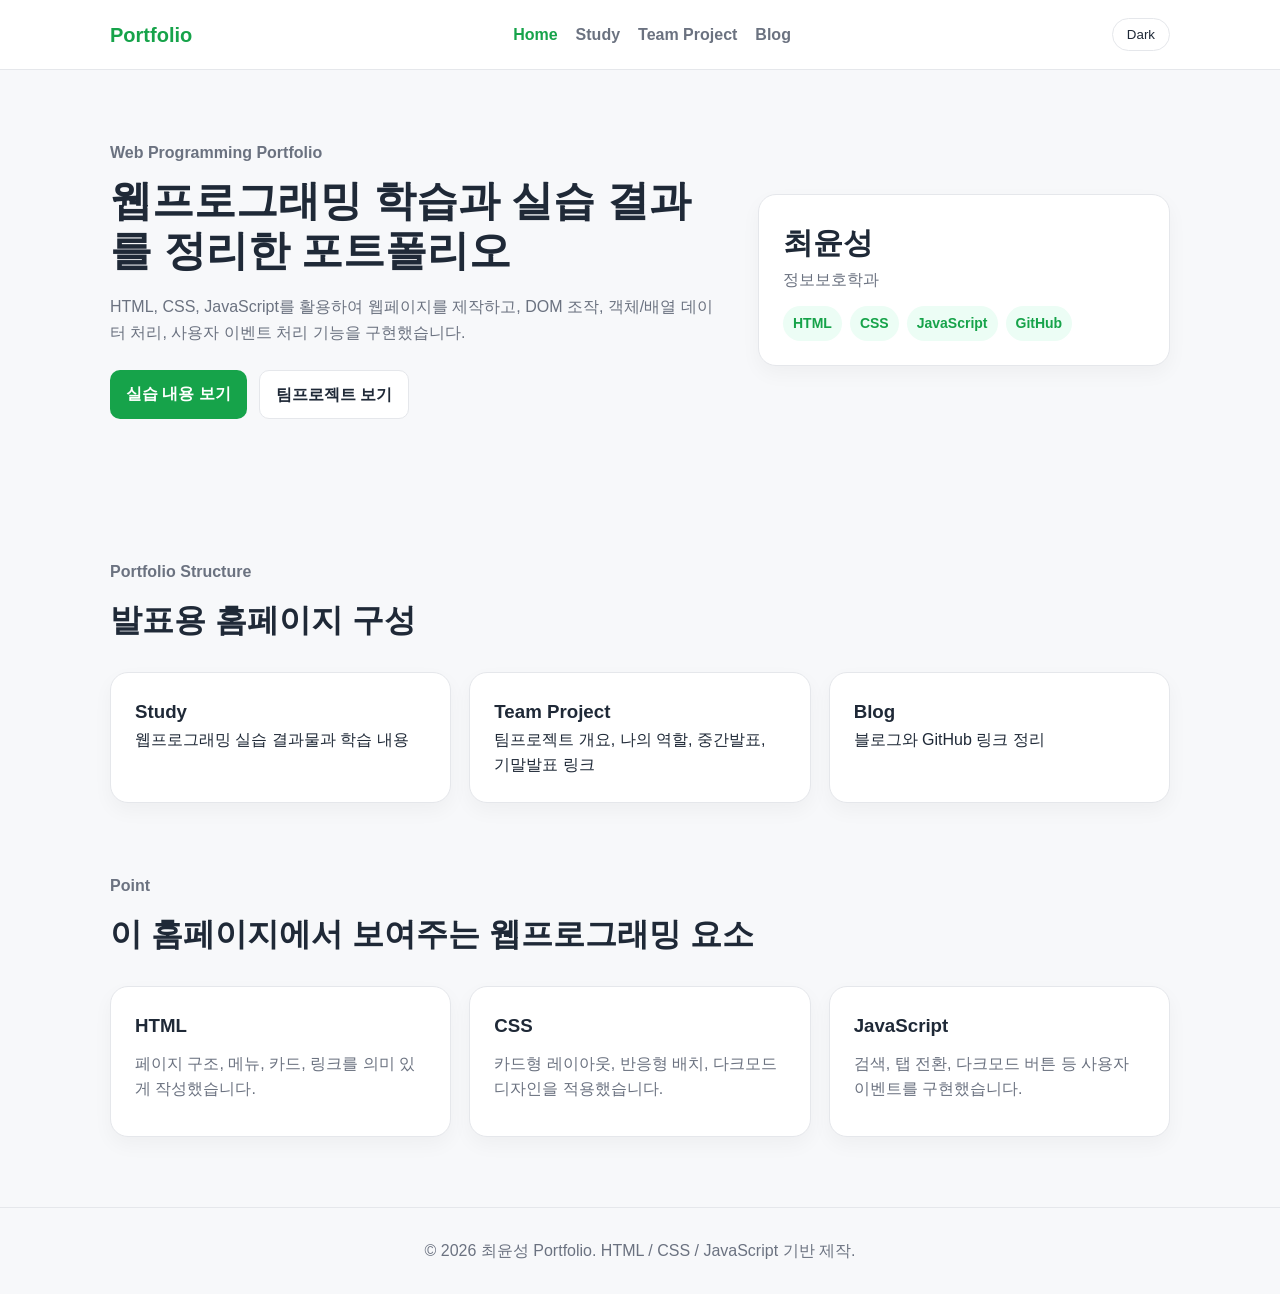
<file: index.html>
<!DOCTYPE html>
<html lang="ko">
  <head>
    <meta charset="UTF-8" />
    <meta name="viewport" content="width=device-width, initial-scale=1.0" />
    <title>최윤성 포트폴리오</title>
    <link rel="stylesheet" href="style.css" />
  </head>
  <body>
    <header class="header">
      <nav class="nav">
        <a class="logo" href="index.html">Portfolio</a>
        <ul class="nav-menu">
          <li><a class="active" href="index.html">Home</a></li>
          <li><a href="study.html">Study</a></li>
          <li><a href="teamproject.html">Team Project</a></li>
          <li><a href="blog.html">Blog</a></li>
        </ul>
        <button id="darkModeBtn" class="dark-btn">Dark</button>
      </nav>
    </header>

    <main>
      <section class="hero section">
        <div class="hero-text">
          <p class="label">Web Programming Portfolio</p>
          <h1>웹프로그래밍 학습과 실습 결과를 정리한 포트폴리오</h1>
          <p>
            HTML, CSS, JavaScript를 활용하여 웹페이지를 제작하고, DOM 조작,
            객체/배열 데이터 처리, 사용자 이벤트 처리 기능을 구현했습니다.
          </p>
          <div class="hero-buttons">
            <a href="study.html" class="main-btn">실습 내용 보기</a>
            <a href="teamproject.html" class="sub-btn">팀프로젝트 보기</a>
          </div>
        </div>

        <div class="profile-card">
          <h2>최윤성</h2>
          <p>정보보호학과</p>
          <div class="tag-box">
            <span>HTML</span>
            <span>CSS</span>
            <span>JavaScript</span>
            <span>GitHub</span>
          </div>
        </div>
      </section>

      <section class="section">
        <div class="section-title">
          <p class="label">Portfolio Structure</p>
          <h2>발표용 홈페이지 구성</h2>
          
        </div>

        <div class="summary-grid">
          <a class="summary-card" href="study.html">
            <h3>Study</h3>
            <p>웹프로그래밍 실습 결과물과 학습 내용</p>
          </a>
          <a class="summary-card" href="teamproject.html">
            <h3>Team Project</h3>
            <p>팀프로젝트 개요, 나의 역할, 중간발표, 기말발표 링크</p>
          </a>
          <a class="summary-card" href="blog.html">
            <h3>Blog</h3>
            <p>블로그와 GitHub 링크 정리</p>
          </a>
        </div>
      </section>

      <section class="section top-padding-none">
        <div class="section-title">
          <p class="label">Point</p>
          <h2>이 홈페이지에서 보여주는 웹프로그래밍 요소</h2>
        </div>
        <div class="feature-grid">
          <div class="feature-card">
            <h3>HTML</h3>
            <p>페이지 구조, 메뉴, 카드, 링크를 의미 있게 작성했습니다.</p>
          </div>
          <div class="feature-card">
            <h3>CSS</h3>
            <p>카드형 레이아웃, 반응형 배치, 다크모드 디자인을 적용했습니다.</p>
          </div>
          <div class="feature-card">
            <h3>JavaScript</h3>
            <p>검색, 탭 전환, 다크모드 버튼 등 사용자 이벤트를 구현했습니다.</p>
          </div>
        </div>
      </section>
    </main>

    <footer class="footer">
      <p>© 2026 최윤성 Portfolio. HTML / CSS / JavaScript 기반 제작.</p>
    </footer>

    <script src="script.js"></script>
  </body>
</html>
</file>
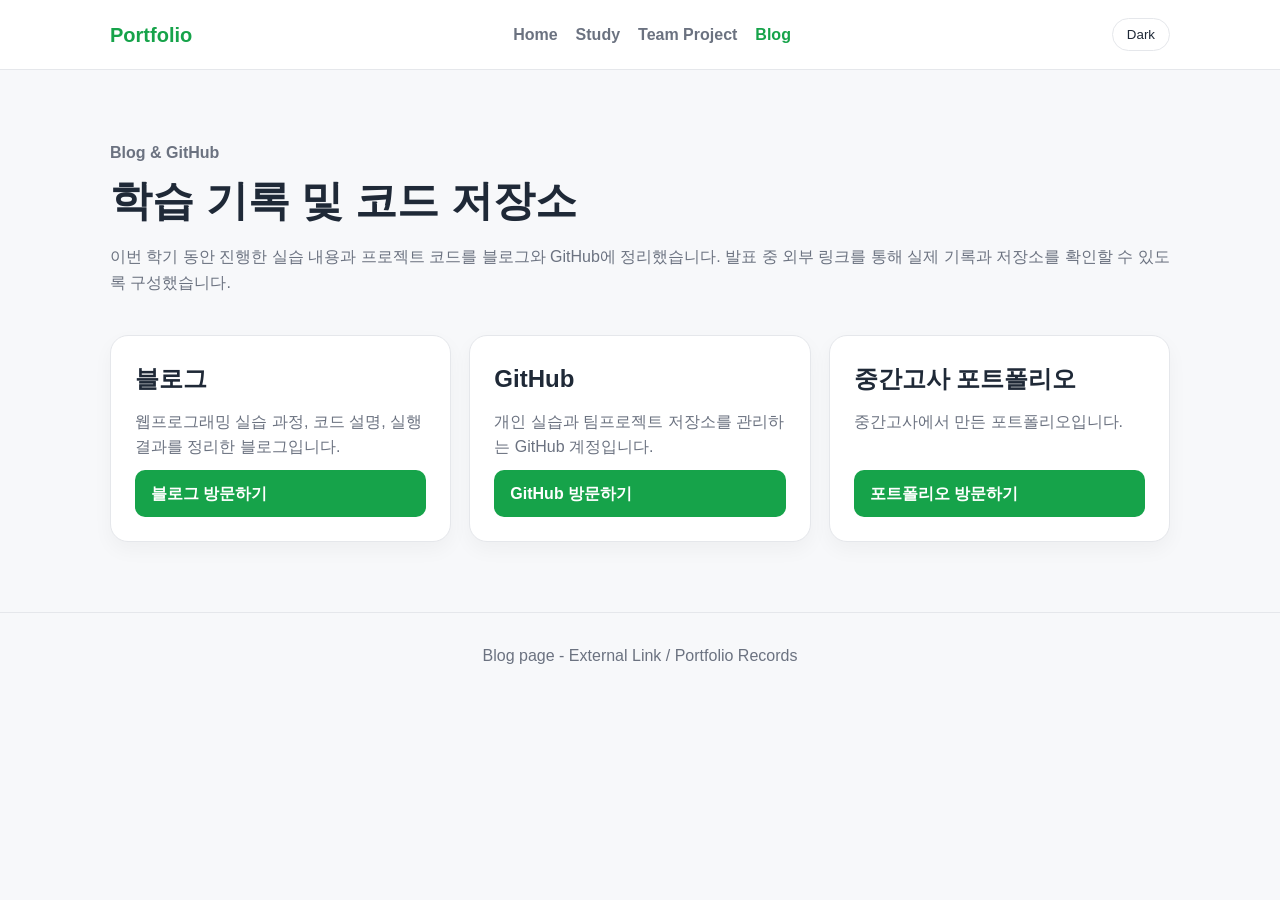
<file: blog.html>
<!DOCTYPE html>
<html lang="ko">
  <head>
    <meta charset="UTF-8" />
    <meta name="viewport" content="width=device-width, initial-scale=1.0" />
    <title>Blog - 최윤성 포트폴리오</title>
    <link rel="stylesheet" href="style.css" />
  </head>
  <body>
    <header class="header">
      <nav class="nav">
        <a class="logo" href="index.html">Portfolio</a>
        <ul class="nav-menu">
          <li><a href="index.html">Home</a></li>
          <li><a href="study.html">Study</a></li>
          <li><a href="teamproject.html">Team Project</a></li>
          <li><a class="active" href="blog.html">Blog</a></li>
        </ul>
        <button id="darkModeBtn" class="dark-btn">Dark</button>
      </nav>
    </header>

    <main>
      <section class="section page-head">
        <p class="label">Blog & GitHub</p>
        <h1>학습 기록 및 코드 저장소</h1>
        <p>
          이번 학기 동안 진행한 실습 내용과 프로젝트 코드를 블로그와 GitHub에 정리했습니다.
          발표 중 외부 링크를 통해 실제 기록과 저장소를 확인할 수 있도록 구성했습니다.
        </p>
      </section>

      <section class="section top-padding-none">
        <div class="link-cards">
          <div class="link-card">
            <h2>블로그</h2>
            <p>웹프로그래밍 실습 과정, 코드 설명, 실행 결과를 정리한 블로그입니다.</p>
            <a href="https://note05863.tistory.com/category/%EC%9B%B9%ED%94%84%EB%A1%9C%EA%B7%B8%EB%9E%98%EB%B0%8D" target="_blank">블로그 방문하기</a>
          </div>

          <div class="link-card">
            <h2>GitHub</h2>
            <p>개인 실습과 팀프로젝트 저장소를 관리하는 GitHub 계정입니다.</p>
            <a href="https://github.com/ysysys91" target="_blank">GitHub 방문하기</a>
          </div>

          <div class="link-card">
            <h2>중간고사 포트폴리오</h2>
            <p>중간고사에서 만든 포트폴리오입니다.</p>
            <a href="https://pp-omega-roan.vercel.app/" target="_blank">포트폴리오 방문하기</a>
          </div>
        </div>
      </section>

      
    </main>

    <footer class="footer">
      <p>Blog page - External Link / Portfolio Records</p>
    </footer>

    <script src="script.js"></script>
  </body>
</html>
</file>
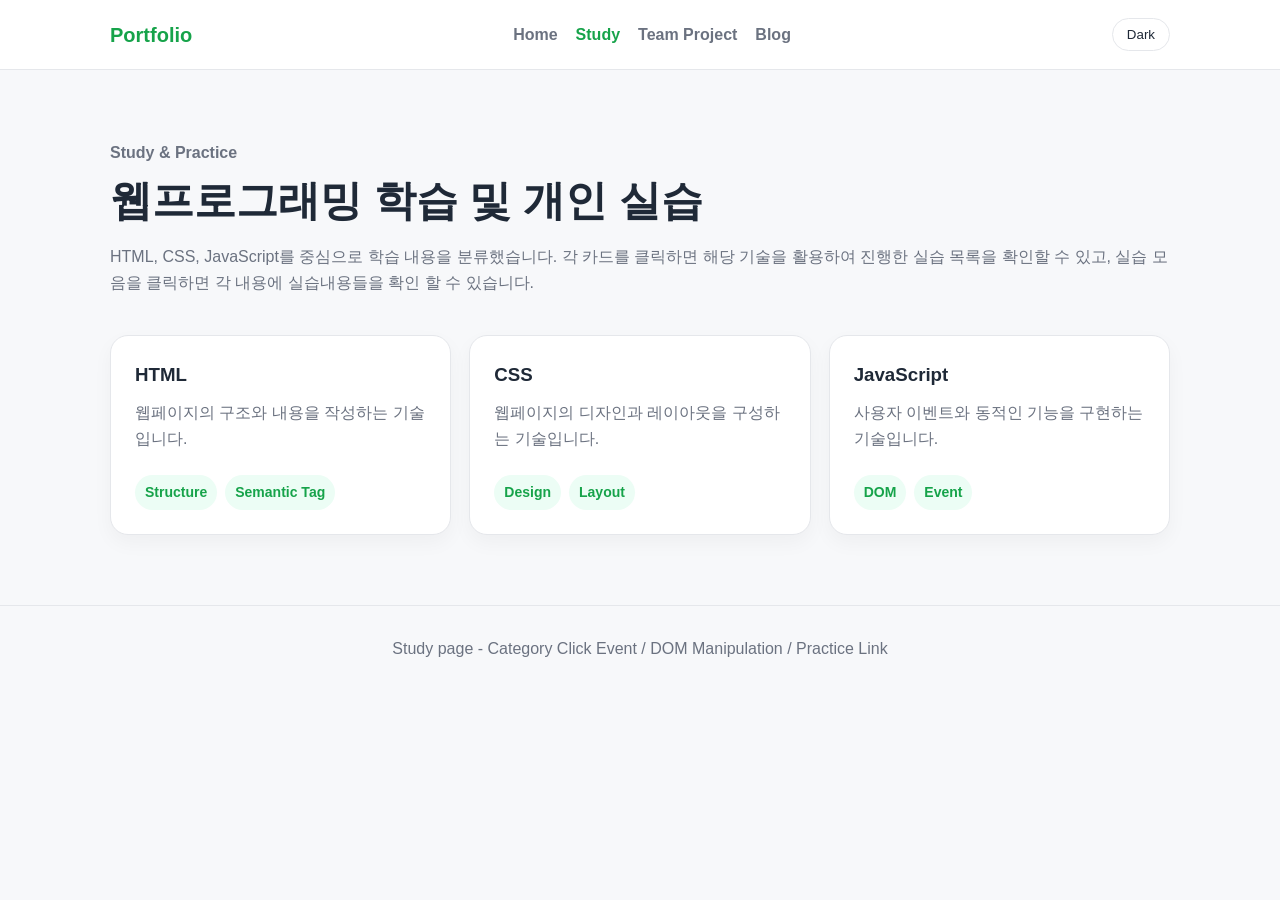
<file: study.html>
<!DOCTYPE html>
<html lang="ko">
  <head>
    <meta charset="UTF-8" />
    <meta name="viewport" content="width=device-width, initial-scale=1.0" />
    <title>Study - 최윤성 포트폴리오</title>
    <link rel="stylesheet" href="style.css" />
  </head>

  <body>
    <header class="header">
      <nav class="nav">
        <a class="logo" href="index.html">Portfolio</a>
        <ul class="nav-menu">
          <li><a href="index.html">Home</a></li>
          <li><a class="active" href="study.html">Study</a></li>
          <li><a href="teamproject.html">Team Project</a></li>
          <li><a href="blog.html">Blog</a></li>
        </ul>
        <button id="darkModeBtn" class="dark-btn">Dark</button>
      </nav>
    </header>

    <main>
      <section class="section page-head">
        <p class="label">Study & Practice</p>
        <h1>웹프로그래밍 학습 및 개인 실습</h1>
        <p>
          HTML, CSS, JavaScript를 중심으로 학습 내용을 분류했습니다.
          각 카드를 클릭하면 해당 기술을 활용하여 진행한 실습 목록을 확인할 수 있고,
          실습 모음을 클릭하면 각 내용에 실습내용들을 확인 할 수 있습니다.
        </p>
      </section>

      <section class="section top-padding-none">
        <div class="project-grid">
          <div class="project-card study-category-card" data-target="html-practice">
            <h3>HTML</h3>
            <p>웹페이지의 구조와 내용을 작성하는 기술입니다.</p>
            <div class="skill-list">
              <span class="skill-tag">Structure</span>
              <span class="skill-tag">Semantic Tag</span>
            </div>
          </div>

          <div class="project-card study-category-card" data-target="css-practice">
            <h3>CSS</h3>
            <p>웹페이지의 디자인과 레이아웃을 구성하는 기술입니다.</p>
            <div class="skill-list">
              <span class="skill-tag">Design</span>
              <span class="skill-tag">Layout</span>
            </div>
          </div>

          <div class="project-card study-category-card" data-target="js-practice">
            <h3>JavaScript</h3>
            <p>사용자 이벤트와 동적인 기능을 구현하는 기술입니다.</p>
            <div class="skill-list">
              <span class="skill-tag">DOM</span>
              <span class="skill-tag">Event</span>
            </div>
          </div>
        </div>

        <div id="html-practice" class="practice-section hidden">
          <h2>HTML 주요 실습</h2>
          <p>HTML을 활용하여 웹페이지의 구조와 콘텐츠를 구성한 실습입니다.</p>

          <div class="project-grid">
    <div class="project-card practice-card" data-target="html-detail-1">
      <h3>HTML 기본 구조 및 페이지 이동</h3>
      <p>여러 HTML 페이지를 만들고 메뉴 링크로 연결한 실습입니다.</p>
    </div>

    <div class="project-card practice-card" data-target="html-detail-2">
      <h3>목록 태그 실습</h3>
      <p>ul, ol, li 태그를 사용하여 목록 구조를 작성한 실습입니다.</p>
    </div>

    <div class="project-card practice-card" data-target="html-detail-3">
      <h3>테이블과 폼 실습</h3>
      <p>table 태그와 form 태그를 사용하여 표와 입력 양식을 만든 실습입니다.</p>
    </div>

            <div class="project-card">
              <h3>HTML 실습 모음</h3>
              <p>HTML 관련 전체 실습 페이지와 GitHub 저장소를 확인할 수 있습니다.</p>
              <div class="card-buttons">
                <a href="https://html-tag-sooty.vercel.app/" target="_blank">실습내용 보기</a>
                <a href="https://github.com/ysysys91/html-tag" target="_blank">GitHub</a>
              </div>
            </div>
          </div>
        </div>

        <div id="css-practice" class="practice-section hidden">
          <h2>CSS 주요 실습</h2>
          <p>CSS를 활용하여 웹페이지의 디자인과 레이아웃을 구성한 실습입니다.</p>

          <div class="project-grid">
            <div class="project-card practice-card" data-target="css-detail-1">
              <h3>CSS 선택자 실습</h3>
              <p>태그, 클래스, ID 선택자를 이용하여 원하는 요소에 스타일을 적용한 실습입니다.</p>
            </div>

            <div class="project-card practice-card" data-target="css-detail-2">
              <h3>반응형 레이아웃</h3>
              <p>화면 크기에 따라 배치가 바뀌는 레이아웃 실습입니다.</p>
            </div>

            <div class="project-card practice-card" data-target="css-detail-3">
              <h3>CSS 박스 모델</h3>
              <p>margin, padding, border를 활용하여 요소의 크기와 배치를 조정한 실습입니다.</p>
            </div>

            <div class="project-card">
              <h3>CSS 실습 모음</h3>
              <p>CSS 관련 전체 실습 페이지와 GitHub 저장소를 확인할 수 있습니다.</p>
              <div class="card-buttons">
                <a href="https://css-green-omega.vercel.app/" target="_blank">실습내용 보기</a>
                <a href="https://github.com/ysysys91/CSS" target="_blank">GitHub</a>
              </div>
            </div>
          </div>
        </div>

        <div id="js-practice" class="practice-section hidden">
          <h2>JavaScript 주요 실습</h2>
          <p>JavaScript를 활용하여 사용자 이벤트와 동적인 기능을 구현한 실습입니다.</p>

          <div class="project-grid">
            <div class="project-card practice-card" data-target="js-detail-1">
              <h3>탁구 스코어보드</h3>
              <p>점수 증가와 승리 조건을 처리한 실습입니다.</p>
            </div>

            <div class="project-card practice-card" data-target="js-detail-2">
              <h3>QR 코드 생성기</h3>
              <p>입력값을 객체로 저장하고 QR 코드로 변환한 실습입니다.</p>
            </div>

            <div class="project-card practice-card" data-target="js-detail-3">
              <h3>서적 관리 프로그램</h3>
              <p>책 정보를 입력하고 목록에 추가, 삭제, 저장하는 실습입니다.</p>
            </div>

            <div class="project-card">
              <h3>JavaScript 실습 모음</h3>
              <p>JavaScript 관련 전체 실습 페이지와 GitHub 저장소를 확인할 수 있습니다.</p>
              <div class="card-buttons">
                <a href="https://js-five-beige.vercel.app/" target="_blank">실습내용 보기</a>
                <a href="https://github.com/ysysys91/js" target="_blank">GitHub</a>
              </div>
            </div>
          </div>
        </div>

        <div id="html-detail-1" class="practice-detail hidden">
  <h2>HTML 기본 구조 및 페이지 이동</h2>
  <p>
    index.html을 중심으로 about.html, contact.html, github.html 등 여러 HTML 페이지를
    만들고 nav 메뉴의 a 태그를 이용하여 페이지를 서로 연결했습니다.
    이를 통해 웹사이트의 기본 구조와 페이지 이동 방식을 학습했습니다.
  </p>
  <div class="skill-list">
    <span class="skill-tag">HTML</span>
    <span class="skill-tag">Navigation</span>
    <span class="skill-tag">Multi Page</span>
  </div>
</div>

<div id="html-detail-2" class="practice-detail hidden">
  <h2>목록 태그 실습</h2>
  <p>
    ul, ol, li 태그를 사용하여 순서가 있는 목록과 순서가 없는 목록을 작성했습니다.
    메뉴, 항목 정리, 정보 나열 등 웹페이지에서 자주 사용하는 목록 구조를 학습했습니다.
  </p>
  <div class="skill-list">
    <span class="skill-tag">HTML</span>
    <span class="skill-tag">List</span>
    <span class="skill-tag">ul / ol / li</span>
  </div>
</div>

<div id="html-detail-3" class="practice-detail hidden">
  <h2>테이블과 폼 실습</h2>
  <p>
    table, tr, th, td 태그를 사용하여 표를 만들고,
    form, input, label 태그를 사용하여 사용자가 정보를 입력할 수 있는 양식을 작성했습니다.
    이를 통해 데이터 표현과 입력 화면 구성을 학습했습니다.
  </p>
  <div class="skill-list">
    <span class="skill-tag">HTML</span>
    <span class="skill-tag">Table</span>
    <span class="skill-tag">Form</span>
  </div>
</div>

        <div id="css-detail-1" class="practice-detail hidden">
  <h2>CSS 선택자 실습</h2>
  <p>
    태그 선택자, 클래스 선택자, ID 선택자와
    가상 클래스(:hover)를 사용하여 원하는 요소에
    스타일을 적용하는 방법을 학습했습니다.
  </p>

  <div class="skill-list">
    <span class="skill-tag">CSS</span>
    <span class="skill-tag">Selector</span>
    <span class="skill-tag">Hover</span>
  </div>
</div>

        <div id="css-detail-2" class="practice-detail hidden">
  <h2>CSS 박스 모델</h2>

  <p>
    margin, padding, border 속성을 사용하여
    요소 간의 간격과 크기를 조정하는 방법을 학습했습니다.
  </p>

  <div class="skill-list">
    <span class="skill-tag">CSS</span>
    <span class="skill-tag">Box Model</span>
    <span class="skill-tag">Layout</span>
  </div>
</div>

        <div id="css-detail-3" class="practice-detail hidden">
  <h2>Flexbox 레이아웃</h2>

  <p>
    display:flex, justify-content, align-items 속성을
    활용하여 다양한 화면 배치를 구현했습니다.
  </p>

  <div class="skill-list">
    <span class="skill-tag">CSS</span>
    <span class="skill-tag">Flexbox</span>
    <span class="skill-tag">Responsive</span>
  </div>
</div>

        

        <div id="js-detail-1" class="practice-detail hidden">
          <h2>탁구 스코어보드</h2>
          <p>
            버튼 클릭 이벤트를 이용해 청팀과 홍팀의 점수를 증가시키고,
            조건문을 사용해 승리 조건을 판별했습니다.
          </p>
          <div class="skill-list">
            <span class="skill-tag">JavaScript</span>
            <span class="skill-tag">Event</span>
            <span class="skill-tag">Condition</span>
          </div>
        </div>

        <div id="js-detail-2" class="practice-detail hidden">
          <h2>QR 코드 생성기</h2>
          <p>
            사용자가 입력한 값을 객체로 저장하고 JSON 문자열로 변환한 뒤
            QR 코드 라이브러리를 이용해 QR 코드를 생성했습니다.
          </p>
          <div class="skill-list">
            <span class="skill-tag">JavaScript</span>
            <span class="skill-tag">Object</span>
            <span class="skill-tag">JSON</span>
          </div>
        </div>

        <div id="js-detail-3" class="practice-detail hidden">
  <h2>서적 관리 프로그램</h2>
  <p>
    사용자가 책 제목, 저자, ISBN을 입력하면 책 목록에 추가되고,
    삭제 버튼을 누르면 목록에서 제거되는 프로그램을 구현했습니다.
    Book 클래스와 UI 클래스를 이용하여 데이터를 객체로 관리하고,
    localStorage를 활용하여 새로고침 후에도 책 정보가 유지되도록 했습니다.
  </p>

  <div class="skill-list">
    <span class="skill-tag">JavaScript</span>
    <span class="skill-tag">Class</span>
    <span class="skill-tag">Object</span>
    <span class="skill-tag">DOM</span>
    <span class="skill-tag">localStorage</span>
  </div>
      </section>
    </main>

    <footer class="footer">
      <p>Study page - Category Click Event / DOM Manipulation / Practice Link</p>
    </footer>

    <script src="script.js"></script>
  </body>
</html>
</file>
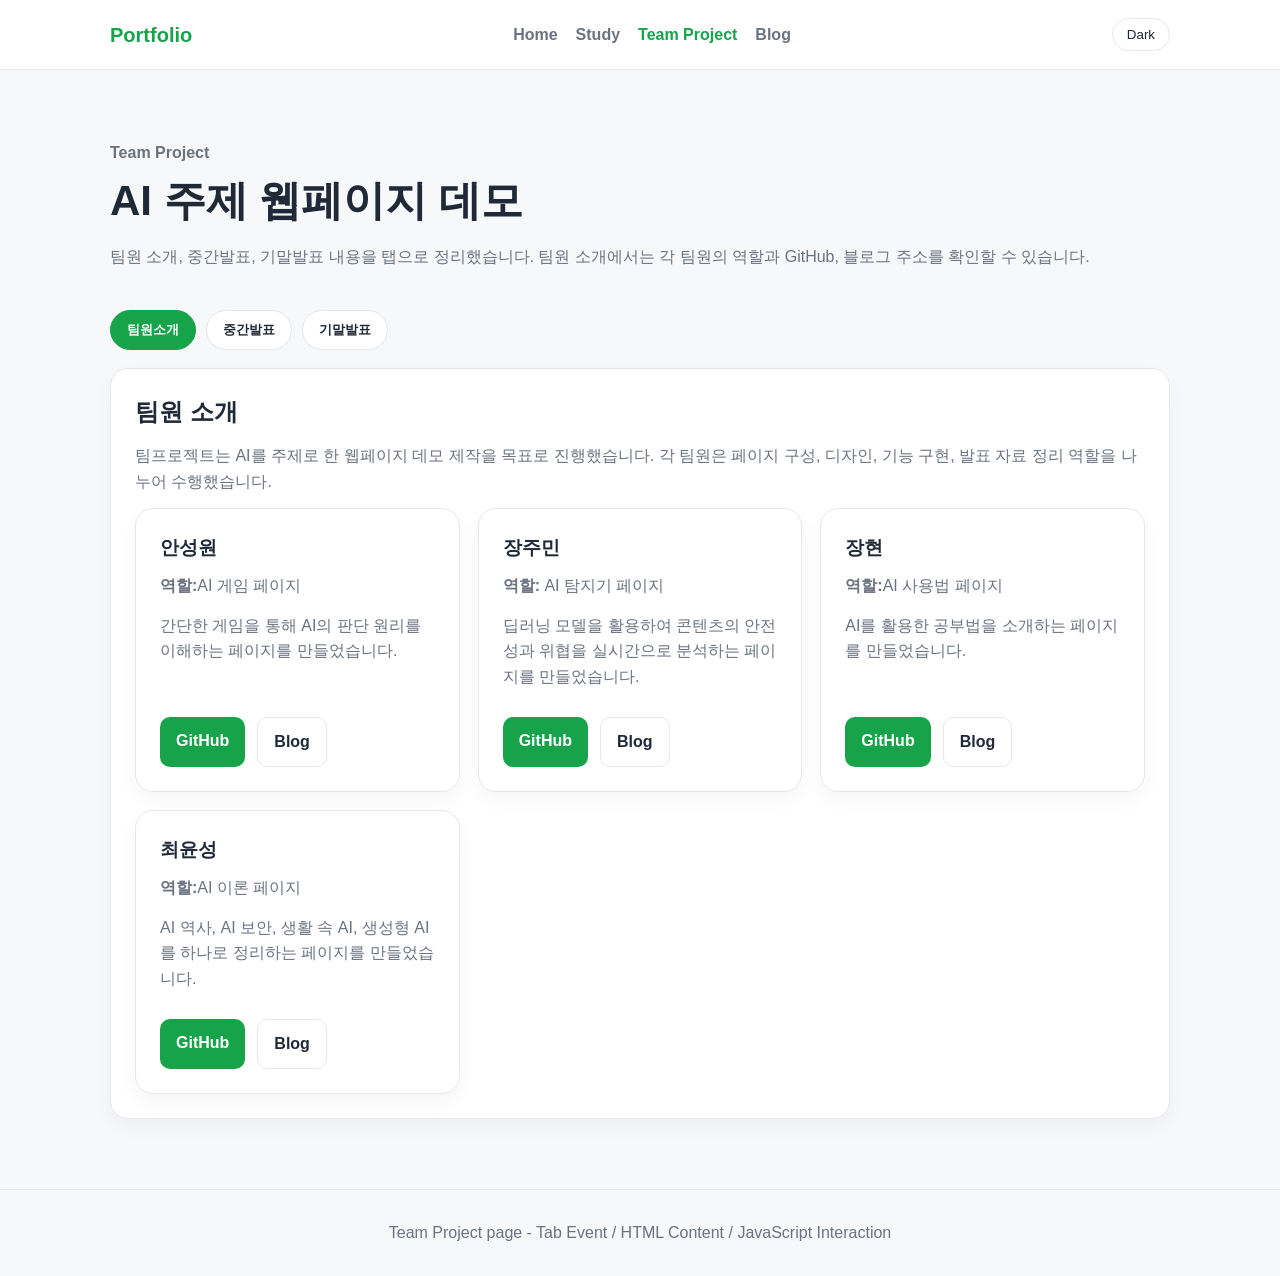
<file: teamproject.html>
<!DOCTYPE html>
<html lang="ko">
  <head>
    <meta charset="UTF-8" />
    <meta name="viewport" content="width=device-width, initial-scale=1.0" />
    <title>Team Project - 최윤성 포트폴리오</title>
    <link rel="stylesheet" href="style.css" />
  </head>

  <body>
    <header class="header">
      <nav class="nav">
        <a class="logo" href="index.html">Portfolio</a>
        <ul class="nav-menu">
          <li><a href="index.html">Home</a></li>
          <li><a href="study.html">Study</a></li>
          <li><a class="active" href="teamproject.html">Team Project</a></li>
          <li><a href="blog.html">Blog</a></li>
        </ul>
        <button id="darkModeBtn" class="dark-btn">Dark</button>
      </nav>
    </header>

    <main>
      <section class="section page-head">
        <p class="label">Team Project</p>
        <h1>AI 주제 웹페이지 데모</h1>
        <p>
          팀원 소개, 중간발표, 기말발표 내용을 탭으로 정리했습니다.
          팀원 소개에서는 각 팀원의 역할과 GitHub, 블로그 주소를 확인할 수 있습니다.
        </p>
      </section>

      <section class="section top-padding-none">
        <div class="tab-buttons">
          <button class="tab-btn active" data-tab="role">팀원소개</button>
          <button class="tab-btn" data-tab="mid">중간발표</button>
          <button class="tab-btn" data-tab="final">기말발표</button>
        </div>

        <div class="tab-content">
          <div class="tab-panel" id="role">
            <h2>팀원 소개</h2>
            <p>
              팀프로젝트는 AI를 주제로 한 웹페이지 데모 제작을 목표로 진행했습니다.
              각 팀원은 페이지 구성, 디자인, 기능 구현, 발표 자료 정리 역할을 나누어 수행했습니다.
            </p>

            <div class="project-grid">
              <div class="project-card">
                <h3>안성원</h3>
                <p><strong>역할:</strong>AI 게임 페이지</p>
                <p>
                  간단한 게임을 통해 AI의 판단 원리를 이해하는 페이지를 만들었습니다.
                </p>
                <div class="card-buttons">
                  <a href="https://github.com/Anseongwon" target="_blank">GitHub</a>
                  <a href="https://blog.naver.com/asvvstudy" target="_blank">Blog</a>
                </div>
              </div>

              <div class="project-card">
                <h3>장주민</h3>
                <p><strong>역할:</strong> AI 탐지기 페이지</p>
                <p>
                  딥러닝 모델을 활용하여 콘텐츠의 안전성과 위협을 실시간으로 분석하는 페이지를 만들었습니다.
                </p>
                
                <div class="card-buttons">
                  <a href="https://github.com/wpdl42" target="_blank">GitHub</a>
                  <a href="https://it-bookmark.tistory.com/" target="_blank">Blog</a>
                </div>
              </div>

              <div class="project-card">
                <h3>장현</h3>
                <p><strong>역할:</strong>AI 사용법 페이지</p>
                <p>
                  AI를 활용한 공부법을 소개하는 페이지를 만들었습니다.
                </p>
                
                <div class="card-buttons">
                  <a href="https://github.com/gamjawang" target="_blank">GitHub</a>
                  <a href="https://blog.naver.com/true_playground" target="_blank">Blog</a>
                </div>
              </div>

              <div class="project-card">
                <h3>최윤성</h3>
                <p><strong>역할:</strong>AI 이론 페이지</p>
                <p>
                  AI 역사, AI 보안, 생활 속 AI, 생성형 AI를 하나로 정리하는 페이지를 만들었습니다.
                </p>
                
                <div class="card-buttons">
                  <a href="https://github.com/ysysys91" target="_blank">GitHub</a>
                  <a href="https://note05863.tistory.com/category/웹프로그래밍" target="_blank">Blog</a>
                </div>
              </div>
            </div>
          </div>

          <div class="tab-panel hidden" id="mid">
            <h2>중간발표 홈페이지</h2>
            <p>
              중간발표에서 만든 팀프로젝트 저장소와 배포 주소를 연결하여
              확인할 수 있습니다.
            </p>
            <div class="card-buttons">
              <a href="https://neo-core-zeta.vercel.app/" target="_blank">
                중간발표 웹페이지
              </a>
              <a href="https://github.com/ysysys91/Neo_Core" target="_blank">
                GitHub 저장소
              </a>
            </div>
          </div>

          <div class="tab-panel hidden" id="final">
            <h2>기말발표 홈페이지</h2>
            <p>
              기말발표에서 만든 팀프로젝트 저장소와 배포 주소를 연결하여
              확인할 수 있습니다.
            </p>
            <div class="card-buttons">
              <a href="https://scaffold-nextjs-26qg.vercel.app/" target="_blank">기말발표 웹페이지</a>
              <a href="https://github.com/ysysys91/fff" target="_blank">GitHub 저장소</a>
            </div>
          </div>
        </div>
      </section>
    </main>

    <footer class="footer">
      <p>Team Project page - Tab Event / HTML Content / JavaScript Interaction</p>
    </footer>

    <script src="script.js"></script>
  </body>
</html>
</file>
<file: style.css>
* {
  box-sizing: border-box;
  margin: 0;
  padding: 0;
}

:root {
  --bg: #f7f8fa;
  --card: #ffffff;
  --text: #1f2937;
  --sub: #6b7280;
  --line: #e5e7eb;
  --point: #16a34a;
  --point-dark: #15803d;
  --soft: #ecfdf5;
}

body {
  font-family: Arial, sans-serif;
  background: var(--bg);
  color: var(--text);
  line-height: 1.6;
}

body.dark {
  --bg: #111827;
  --card: #1f2937;
  --text: #f9fafb;
  --sub: #d1d5db;
  --line: #374151;
  --point: #22c55e;
  --point-dark: #16a34a;
  --soft: #052e16;
}

a {
  color: inherit;
  text-decoration: none;
}

.header {
  position: sticky;
  top: 0;
  z-index: 10;
  background: var(--card);
  border-bottom: 1px solid var(--line);
}

.nav {
  max-width: 1100px;
  margin: 0 auto;
  padding: 18px 20px;
  display: flex;
  align-items: center;
  justify-content: space-between;
  gap: 20px;
}

.logo {
  font-weight: 800;
  font-size: 20px;
  color: var(--point);
}

.nav-menu {
  display: flex;
  gap: 18px;
  list-style: none;
}

.nav-menu a {
  color: var(--sub);
  font-weight: 600;
}

.nav-menu a.active,
.nav-menu a:hover {
  color: var(--point);
}

.dark-btn {
  border: 1px solid var(--line);
  background: var(--card);
  color: var(--text);
  padding: 8px 14px;
  border-radius: 999px;
  cursor: pointer;
}

.section {
  max-width: 1100px;
  margin: 0 auto;
  padding: 70px 20px;
}

.top-padding-none {
  padding-top: 0;
}

.hero {
  display: grid;
  grid-template-columns: 1.5fr 1fr;
  gap: 30px;
  align-items: center;
}

.label {
  color: var(--point);
  font-weight: 700;
  margin-bottom: 10px;
}

.hero h1,
.page-head h1 {
  font-size: 42px;
  line-height: 1.2;
  margin-bottom: 18px;
}

.hero p,
.page-head p,
.section-title p {
  color: var(--sub);
}

.hero-buttons,
.card-buttons {
  margin-top: 24px;
  display: flex;
  gap: 12px;
  flex-wrap: wrap;
}

.main-btn,
.sub-btn,
.card-buttons a,
.link-card a {
  display: inline-block;
  padding: 11px 16px;
  border-radius: 10px;
  font-weight: 700;
}

.main-btn,
.card-buttons a:first-child,
.link-card a {
  background: var(--point);
  color: #ffffff;
}

.sub-btn,
.card-buttons a:last-child {
  border: 1px solid var(--line);
  background: var(--card);
  color: var(--text);
}

.profile-card,
.summary-card,
.project-card,
.link-card,
.feature-card,
.record-item,
.tab-content {
  background: var(--card);
  border: 1px solid var(--line);
  border-radius: 18px;
  padding: 24px;
  box-shadow: 0 8px 20px rgba(0, 0, 0, 0.04);
}

.profile-card h2 {
  font-size: 30px;
}

.tag-box,
.skill-list {
  display: flex;
  gap: 8px;
  flex-wrap: wrap;
  margin-top: 14px;
}

.tag-box span,
.skill-tag {
  background: var(--soft);
  color: var(--point);
  padding: 6px 10px;
  border-radius: 999px;
  font-size: 14px;
  font-weight: 700;
}

.section-title {
  margin-bottom: 26px;
}

.section-title h2 {
  font-size: 32px;
  margin-bottom: 10px;
}

.summary-grid,
.project-grid,
.link-cards,
.feature-grid,
.record-list {
  display: grid;
  grid-template-columns: repeat(3, 1fr);
  gap: 18px;
}

.summary-card:hover,
.project-card:hover,
.link-card:hover {
  transform: translateY(-4px);
  transition: 0.2s;
}

.page-head {
  padding-bottom: 40px;
}

.search-box {
  margin-bottom: 24px;
}

.search-box input {
  width: 100%;
  padding: 15px 18px;
  border-radius: 12px;
  border: 1px solid var(--line);
  background: var(--card);
  color: var(--text);
  font-size: 16px;
}

.project-card h3,
.link-card h2,
.feature-card h3,
.record-item h3 {
  margin-bottom: 10px;
}

.project-card p,
.link-card p,
.feature-card p,
.record-item p {
  color: var(--sub);
  margin-bottom: 10px;
}

.no-result {
  display: none;
  color: var(--sub);
  margin-top: 20px;
}

.tab-buttons {
  display: flex;
  gap: 10px;
  flex-wrap: wrap;
  margin-bottom: 18px;
}

.tab-btn {
  border: 1px solid var(--line);
  background: var(--card);
  color: var(--text);
  padding: 10px 16px;
  border-radius: 999px;
  cursor: pointer;
  font-weight: 700;
}

.tab-btn.active {
  background: var(--point);
  color: #ffffff;
  border-color: var(--point);
}


.tab-content h2 {
  margin-bottom: 12px;
}

.tab-content p {
  color: var(--sub);
  margin-bottom: 14px;
}

.tab-content ul {
  padding-left: 20px;
}

.footer {
  text-align: center;
  padding: 30px 20px;
  color: var(--sub);
  border-top: 1px solid var(--line);
}

@media (max-width: 800px) {
  .nav {
    flex-direction: column;
  }

  .nav-menu {
    flex-wrap: wrap;
    justify-content: center;
  }

  .hero,
  .summary-grid,
  .project-grid,
  .link-cards,
  .feature-grid,
  .record-list {
    grid-template-columns: 1fr;
  }

  .hero h1,
  .page-head h1 {
    font-size: 32px;
  }
}
.hidden {
  display: none;
}

.study-category-card,
.practice-card {
  cursor: pointer;
}

.project-grid {
  align-items: stretch;
}

.project-card {
  display: flex;
  flex-direction: column;
  height: 100%;
}

.project-card .card-buttons {
  margin-top: auto;
  padding-top: 14px;
}
.link-cards {
  align-items: stretch;
}

.link-card {
  display: flex;
  flex-direction: column;
  height: 100%;
}

.link-card a {
  margin-top: auto;
}
</file>
